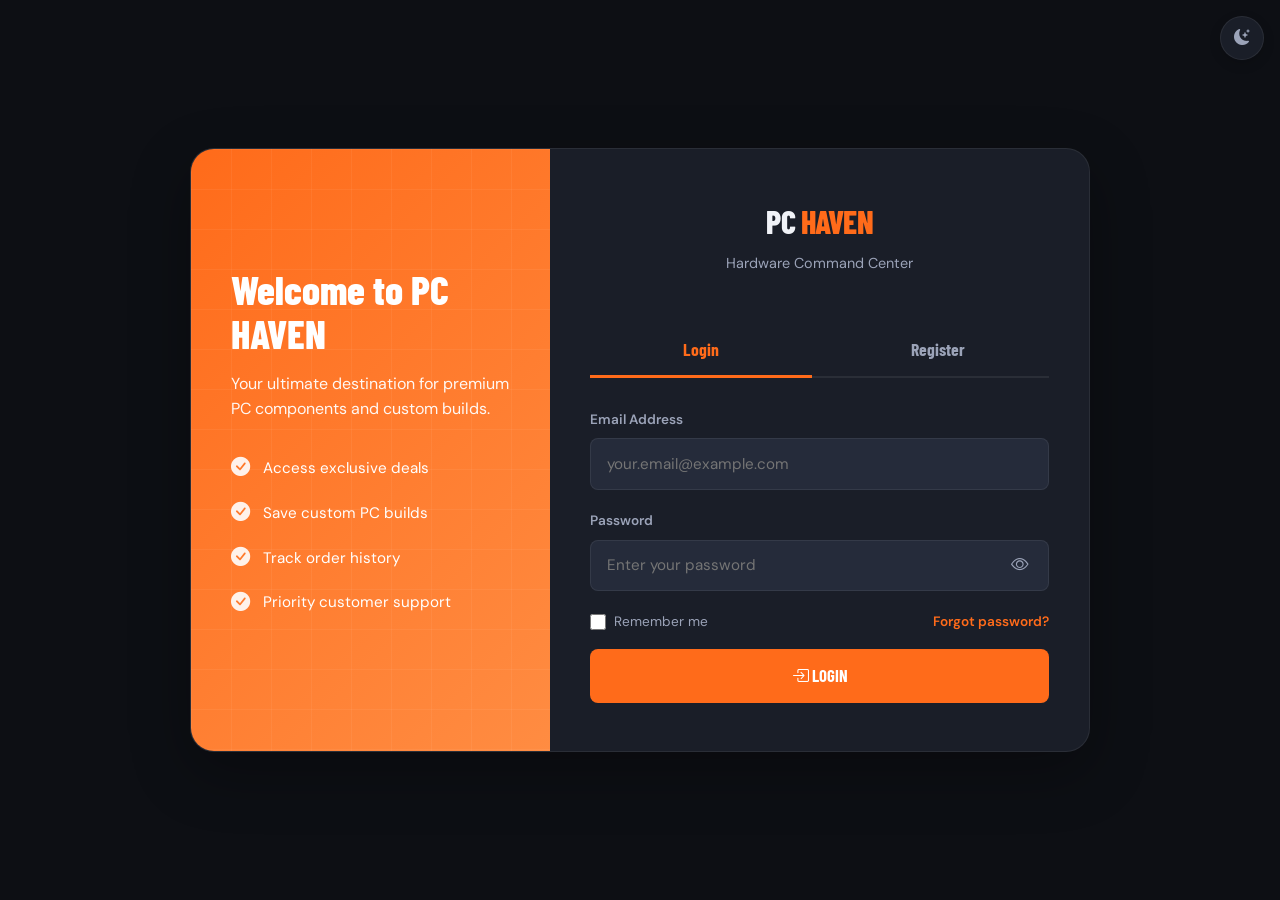
<file: index.html>
<!DOCTYPE html>
<html lang="en" data-theme="dark">
<head>
  <meta charset="UTF-8" />
  <meta name="viewport" content="width=device-width, initial-scale=1.0" />
  <title>Login — PC HAVEN</title>
  
  <!-- Favicon -->
  <link rel="icon" href="data:image/svg+xml,<svg xmlns='http://www.w3.org/2000/svg' viewBox='0 0 100 100'><defs><style>text{font-family:Arial,sans-serif;font-weight:800;}</style></defs><rect width='100' height='100' fill='%23ff6b1a'/><text x='50' y='35' font-size='22' fill='white' text-anchor='middle'>PC</text><text x='50' y='70' font-size='16' fill='white' text-anchor='middle'>HAVEN</text></svg>" />
  
  <link href="https://cdn.jsdelivr.net/npm/bootstrap@5.3.3/dist/css/bootstrap.min.css" rel="stylesheet" />
  <link href="https://cdn.jsdelivr.net/npm/bootstrap-icons@1.11.3/font/bootstrap-icons.min.css" rel="stylesheet" />
  <link href="https://fonts.googleapis.com/css2?family=Barlow+Condensed:wght@400;600;700;800&family=DM+Sans:wght@300;400;500;600&display=swap" rel="stylesheet" />
  <link href="style.css" rel="stylesheet" />
  
  <style>
    .login-container {
      min-height: 100vh;
      display: flex;
      align-items: center;
      justify-content: center;
      background: var(--bg-base);
      padding: 2rem 1rem;
      position: relative;
      overflow: hidden;
    }
    
    .login-container::before {
      content: '';
      position: absolute;
      inset: 0;
      background-image: url('https://images.unsplash.com/photo-1587202372775-e229f172b9d7?w=1800&q=80');
      background-size: cover;
      background-position: center;
      opacity: 0.05;
      pointer-events: none;
    }
    
    .auth-card {
      background: var(--bg-card);
      border: 1px solid var(--border);
      border-radius: 24px;
      padding: 0;
      max-width: 900px;
      width: 100%;
      box-shadow: 0 20px 60px rgba(0, 0, 0, 0.3);
      display: flex;
      overflow: hidden;
      position: relative;
      z-index: 1;
    }
    
    .auth-sidebar {
      background: linear-gradient(135deg, var(--accent) 0%, #ff8c42 100%);
      padding: 3rem 2.5rem;
      width: 40%;
      display: flex;
      flex-direction: column;
      justify-content: center;
      color: white;
      position: relative;
      overflow: hidden;
    }
    
    .auth-sidebar::before {
      content: '';
      position: absolute;
      inset: 0;
      background-image: 
        linear-gradient(rgba(255, 255, 255, 0.05) 1px, transparent 1px),
        linear-gradient(90deg, rgba(255, 255, 255, 0.05) 1px, transparent 1px);
      background-size: 40px 40px;
      pointer-events: none;
    }
    
    .auth-sidebar-content {
      position: relative;
      z-index: 1;
    }
    
    .auth-sidebar h2 {
      font-family: var(--font-display);
      font-size: 2.5rem;
      font-weight: 800;
      margin-bottom: 1rem;
      line-height: 1.1;
    }
    
    .auth-sidebar p {
      font-size: 1rem;
      opacity: 0.95;
      line-height: 1.6;
      margin-bottom: 2rem;
    }
    
    .auth-features {
      list-style: none;
      padding: 0;
      margin: 0;
    }
    
    .auth-features li {
      display: flex;
      align-items: center;
      gap: 0.8rem;
      margin-bottom: 1rem;
      font-size: 0.95rem;
    }
    
    .auth-features i {
      font-size: 1.2rem;
      opacity: 0.9;
    }
    
    .auth-main {
      padding: 3rem 2.5rem;
      width: 60%;
      display: flex;
      flex-direction: column;
      justify-content: center;
    }
    
    .auth-header {
      text-align: center;
      margin-bottom: 2rem;
    }
    
    .auth-logo {
      font-family: var(--font-display);
      font-size: 2rem;
      font-weight: 800;
      letter-spacing: -0.5px;
      color: var(--text-primary);
      margin-bottom: 0.5rem;
    }
    
    .auth-logo span {
      color: var(--accent);
    }
    
    .auth-subtitle {
      color: var(--text-secondary);
      font-size: 0.9rem;
    }
    
    .auth-tabs {
      display: flex;
      gap: 1rem;
      margin-bottom: 2rem;
      border-bottom: 2px solid var(--border);
    }
    
    .auth-tab {
      flex: 1;
      padding: 0.8rem;
      background: none;
      border: none;
      border-bottom: 3px solid transparent;
      color: var(--text-secondary);
      font-family: var(--font-display);
      font-size: 1.1rem;
      font-weight: 700;
      cursor: pointer;
      transition: all var(--transition);
      margin-bottom: -2px;
    }
    
    .auth-tab.active {
      color: var(--accent);
      border-bottom-color: var(--accent);
    }
    
    .auth-tab:hover:not(.active) {
      color: var(--text-primary);
    }
    
    .auth-form {
      display: none;
    }
    
    .auth-form.active {
      display: block;
      animation: fadeInUp 0.3s ease;
    }
    
    @keyframes fadeInUp {
      from {
        opacity: 0;
        transform: translateY(10px);
      }
      to {
        opacity: 1;
        transform: translateY(0);
      }
    }
    
    .form-group {
      margin-bottom: 1.3rem;
    }
    
    .form-label {
      font-weight: 600;
      font-size: 0.85rem;
      color: var(--text-secondary);
      margin-bottom: 0.5rem;
      display: block;
    }
    
    .form-control-custom {
      width: 100%;
      padding: 0.85rem 1rem;
      background: var(--bg-muted);
      border: 1px solid var(--border);
      border-radius: var(--radius-btn);
      color: var(--text-primary);
      font-size: 0.95rem;
      transition: all var(--transition);
    }
    
    .form-control-custom:focus {
      outline: none;
      border-color: var(--accent);
      background: var(--bg-surface);
      box-shadow: 0 0 0 3px var(--accent-glow);
    }
    
    .btn-auth {
      width: 100%;
      padding: 0.9rem;
      background: var(--accent);
      color: white;
      border: none;
      border-radius: var(--radius-btn);
      font-family: var(--font-display);
      font-size: 1.05rem;
      font-weight: 700;
      text-transform: uppercase;
      cursor: pointer;
      transition: all var(--transition);
      margin-top: 1rem;
    }
    
    .btn-auth:hover {
      background: var(--accent-hover);
      transform: translateY(-2px);
      box-shadow: 0 8px 24px var(--accent-glow);
    }
    
    .btn-auth:disabled {
      opacity: 0.6;
      cursor: not-allowed;
      transform: none;
    }
    
    .remember-forgot {
      display: flex;
      justify-content: space-between;
      align-items: center;
      font-size: 0.85rem;
      margin-top: 1rem;
    }
    
    .remember-me {
      display: flex;
      align-items: center;
      gap: 0.5rem;
      color: var(--text-secondary);
    }
    
    .remember-me input[type="checkbox"] {
      width: 16px;
      height: 16px;
      cursor: pointer;
      accent-color: var(--accent);
    }
    
    .forgot-password {
      color: var(--accent);
      text-decoration: none;
      font-weight: 600;
    }
    
    .forgot-password:hover {
      color: var(--accent-hover);
    }
    
    .theme-toggle-login {
      position: fixed;
      top: 1rem;
      right: 1rem;
      background: var(--bg-card);
      border: 1px solid var(--border);
      color: var(--text-secondary);
      width: 44px;
      height: 44px;
      border-radius: 50%;
      display: flex;
      align-items: center;
      justify-content: center;
      cursor: pointer;
      transition: all var(--transition);
      z-index: 1000;
      box-shadow: 0 4px 12px rgba(0, 0, 0, 0.15);
      -webkit-tap-highlight-color: transparent;
      -webkit-touch-callout: none;
      -webkit-user-select: none;
      user-select: none;
    }
    
    .theme-toggle-login:hover {
      border-color: var(--accent);
      color: var(--accent);
      background: var(--accent-glow);
    }
    
    .theme-toggle-login:active {
      transform: scale(0.95);
    }
    
    .alert-message {
      padding: 0.8rem 1rem;
      border-radius: var(--radius-btn);
      margin-bottom: 1rem;
      font-size: 0.85rem;
      display: none;
      animation: slideDown 0.3s ease;
    }
    
    .alert-message.show {
      display: block;
    }
    
    .alert-success {
      background: rgba(40, 167, 69, 0.1);
      border: 1px solid rgba(40, 167, 69, 0.3);
      color: #28a745;
    }
    
    .alert-error {
      background: rgba(220, 53, 69, 0.1);
      border: 1px solid rgba(220, 53, 69, 0.3);
      color: #dc3545;
    }
    
    @keyframes slideDown {
      from {
        opacity: 0;
        transform: translateY(-10px);
      }
      to {
        opacity: 1;
        transform: translateY(0);
      }
    }
    
    .password-strength {
      margin-top: 0.5rem;
      font-size: 0.75rem;
    }
    
    .strength-bar {
      height: 4px;
      background: var(--bg-muted);
      border-radius: 2px;
      overflow: hidden;
      margin-bottom: 0.3rem;
    }
    
    .strength-fill {
      height: 100%;
      width: 0%;
      transition: all 0.3s ease;
      border-radius: 2px;
    }
    
    .strength-weak { width: 33%; background: #dc3545; }
    .strength-medium { width: 66%; background: #ffc107; }
    .strength-strong { width: 100%; background: #28a745; }
    
    .password-input-wrapper {
      position: relative;
      display: flex;
      align-items: center;
    }
    
    .password-input-wrapper .form-control-custom {
      padding-right: 3rem;
    }
    
    .password-toggle {
      position: absolute;
      right: 0.75rem;
      background: none;
      border: none;
      color: var(--text-secondary);
      cursor: pointer;
      padding: 0.5rem;
      display: flex;
      align-items: center;
      justify-content: center;
      transition: all var(--transition);
      border-radius: 4px;
      -webkit-tap-highlight-color: transparent;
      -webkit-touch-callout: none;
      -webkit-user-select: none;
      user-select: none;
    }
    
    .password-toggle:hover {
      color: var(--accent);
      background: var(--accent-glow);
    }
    
    .password-toggle i {
      font-size: 1.1rem;
    }
    
    @media (max-width: 768px) {
      .auth-card {
        flex-direction: column;
        margin: 1rem;
      }
      
      .auth-sidebar,
      .auth-main {
        width: 100%;
      }
      
      .auth-sidebar {
        padding: 2rem 1.5rem;
      }
      
      .auth-sidebar h2 {
        font-size: 1.8rem;
      }
      
      .login-container {
        padding: 1rem 0.5rem;
      }
    }
    
    @media (max-width: 480px) {
      .auth-main {
        padding: 2rem 1.5rem;
      }
      
      .auth-card {
        margin: 0.5rem;
      }
    }
  </style>
</head>

<body>
  <button class="theme-toggle-login" id="themeToggle" title="Toggle Light/Dark Mode">
    <i class="bi bi-moon-stars-fill"></i>
  </button>

  <div class="login-container">
    <div class="auth-card">
      <div class="auth-sidebar">
        <div class="auth-sidebar-content">
          <h2>Welcome to PC HAVEN</h2>
          <p>Your ultimate destination for premium PC components and custom builds.</p>
          <ul class="auth-features">
            <li><i class="bi bi-check-circle-fill"></i> Access exclusive deals</li>
            <li><i class="bi bi-check-circle-fill"></i> Save custom PC builds</li>
            <li><i class="bi bi-check-circle-fill"></i> Track order history</li>
            <li><i class="bi bi-check-circle-fill"></i> Priority customer support</li>
          </ul>
        </div>
      </div>

      <div class="auth-main">
        <div class="auth-header">
          <div class="auth-logo">PC <span>HAVEN</span></div>
          <p class="auth-subtitle">Hardware Command Center</p>
        </div>

        <div class="auth-tabs">
          <button class="auth-tab active" onclick="switchTab('login')">Login</button>
          <button class="auth-tab" onclick="switchTab('register')">Register</button>
        </div>

        <div id="alertMessage" class="alert-message"></div>

        <!-- Login Form -->
        <form id="loginForm" class="auth-form active">
          <div class="form-group">
            <label class="form-label">Email Address</label>
            <input type="email" id="loginEmail" class="form-control-custom" placeholder="your.email@example.com" required />
          </div>

          <div class="form-group">
            <label class="form-label">Password</label>
            <div class="password-input-wrapper">
              <input type="password" id="loginPassword" class="form-control-custom" placeholder="Enter your password" required />
              <button type="button" class="password-toggle" onclick="togglePassword('loginPassword')">
                <i class="bi bi-eye" id="loginPassword-icon"></i>
              </button>
            </div>
          </div>

          <div class="remember-forgot">
            <label class="remember-me">
              <input type="checkbox" id="rememberMe" />
              <span>Remember me</span>
            </label>
            <a href="#" class="forgot-password">Forgot password?</a>
          </div>

          <button type="submit" class="btn-auth">
            <i class="bi bi-box-arrow-in-right"></i> Login
          </button>
        </form>

        <!-- Register Form -->
        <form id="registerForm" class="auth-form">
          <div class="form-group">
            <label class="form-label">Full Name</label>
            <input type="text" id="registerName" class="form-control-custom" placeholder="John Doe" required />
          </div>

          <div class="form-group">
            <label class="form-label">Email Address (Gmail only)</label>
            <input type="email" id="registerEmail" class="form-control-custom" placeholder="yourname@gmail.com" pattern=".*@gmail\.com$" title="Please use a Gmail address" required />
          </div>

          <div class="form-group">
            <label class="form-label">Password</label>
            <div class="password-input-wrapper">
              <input type="password" id="registerPassword" class="form-control-custom" placeholder="Create a strong password" required />
              <button type="button" class="password-toggle" onclick="togglePassword('registerPassword')">
                <i class="bi bi-eye" id="registerPassword-icon"></i>
              </button>
            </div>
            <div class="password-strength">
              <div class="strength-bar">
                <div class="strength-fill" id="strengthFill"></div>
              </div>
              <span id="strengthText" class="text-muted">Password strength</span>
            </div>
          </div>

          <div class="form-group">
            <label class="form-label">Confirm Password</label>
            <div class="password-input-wrapper">
              <input type="password" id="registerConfirmPassword" class="form-control-custom" placeholder="Confirm your password" required />
              <button type="button" class="password-toggle" onclick="togglePassword('registerConfirmPassword')">
                <i class="bi bi-eye" id="registerConfirmPassword-icon"></i>
              </button>
            </div>
          </div>

          <button type="submit" class="btn-auth">
            <i class="bi bi-person-plus-fill"></i> Create Account
          </button>
        </form>
      </div>
    </div>
  </div>

  <script src="auth.js"></script>
</body>
</html>
</file>
<file: style.css>
/* ============================================================
   DESIGN TOKENS & THEME SYSTEM
============================================================ */
:root {
  --accent: #FF6B1A;
  --accent-dim: #cc521200;
  --accent-glow: rgba(255, 107, 26, 0.22);
  --accent-hover: #ff832d;
  --neon-blue: #1AABFF;
  --neon-blue-glow: rgba(26, 171, 255, 0.18);
  --font-display: 'Barlow Condensed', sans-serif;
  --font-body: 'DM Sans', sans-serif;
  --radius-card: 12px;
  --radius-btn: 8px;
  --transition: 0.22s ease;
}

/* DARK THEME (default) */
[data-theme="dark"] {
  --bg-base: #0D0F14;
  --bg-surface: #14171E;
  --bg-card: #1A1E28;
  --bg-card-hover: #20253300;
  --bg-muted: #252B3A;
  --border: rgba(255, 255, 255, 0.07);
  --border-accent: rgba(255, 107, 26, 0.35);
  --text-primary: #F0F2F7;
  --text-secondary: #9BA3B8;
  --text-muted: #5C6480;
  --nav-bg: rgba(13, 15, 20, 0.92);
  --hero-overlay: linear-gradient(135deg, rgba(13, 15, 20, 0.96) 0%, rgba(13, 15, 20, 0.65) 60%, rgba(13, 15, 20, 0.3) 100%);
  --section-alt: #111318;
  --badge-sale-bg: #FF6B1A;
  --badge-sale-fg: #fff;
  --badge-new-bg: #1AABFF;
  --badge-new-fg: #fff;
  --shadow-card: 0 4px 24px rgba(0, 0, 0, 0.45);
  --shadow-hover: 0 8px 40px rgba(0, 0, 0, 0.65);
}

/* LIGHT THEME */
[data-theme="light"] {
  --bg-base: #F4F5F8;
  --bg-surface: #FFFFFF;
  --bg-card: #FFFFFF;
  --bg-card-hover: #F8F9FC;
  --bg-muted: #ECEEF4;
  --border: rgba(0, 0, 0, 0.08);
  --border-accent: rgba(255, 107, 26, 0.4);
  --text-primary: #0E1118;
  --text-secondary: #454D65;
  --text-muted: #9BA3B8;
  --nav-bg: rgba(244, 245, 248, 0.94);
  --hero-overlay: linear-gradient(135deg, rgba(244, 245, 248, 0.97) 0%, rgba(244, 245, 248, 0.75) 55%, rgba(244, 245, 248, 0.1) 100%);
  --section-alt: #ECEEF4;
  --badge-sale-bg: #FF6B1A;
  --badge-sale-fg: #fff;
  --badge-new-bg: #0e90d9;
  --badge-new-fg: #fff;
  --shadow-card: 0 2px 16px rgba(0, 0, 0, 0.09);
  --shadow-hover: 0 6px 32px rgba(0, 0, 0, 0.15);
}

/* ============================================================
   BASE
============================================================ */
*,
*::before,
*::after {
  box-sizing: border-box;
}

html {
  scroll-behavior: smooth;
}

body {
  font-family: var(--font-body);
  background: var(--bg-base);
  color: var(--text-primary);
  transition: background var(--transition), color var(--transition);
  overflow-x: hidden;
}

h1,
h2,
h3,
h4,
h5,
.display-font {
  font-family: var(--font-display);
}

a {
  color: inherit;
  text-decoration: none;
}

/* ============================================================
   SCROLLBAR
============================================================ */
::-webkit-scrollbar {
  width: 6px;
}

::-webkit-scrollbar-track {
  background: var(--bg-base);
}

::-webkit-scrollbar-thumb {
  background: var(--bg-muted);
  border-radius: 99px;
}

/* ============================================================
   NAVBAR
============================================================ */
#mainNav {
  background: var(--nav-bg);
  backdrop-filter: blur(16px) saturate(180%);
  -webkit-backdrop-filter: blur(16px) saturate(180%);
  border-bottom: 1px solid var(--border);
  position: sticky;
  top: 0;
  z-index: 1000;
  transition: all var(--transition);
}

#mainNav.scrolled {
  border-bottom-color: var(--border-accent);
  box-shadow: 0 4px 32px rgba(255, 107, 26, 0.08);
}

.navbar-brand {
  font-family: var(--font-display);
  font-size: 1.7rem;
  font-weight: 800;
  letter-spacing: -0.5px;
  color: var(--text-primary) !important;
}

.navbar-brand span {
  color: var(--accent);
}

.nav-link {
  font-size: 0.85rem;
  font-weight: 500;
  letter-spacing: 0.04em;
  text-transform: uppercase;
  color: var(--text-secondary) !important;
  padding: 0.5rem 0.9rem !important;
  border-radius: var(--radius-btn);
  transition: color var(--transition), background var(--transition);
}

.nav-link:hover,
.nav-link.active {
  color: var(--text-primary) !important;
  background: var(--bg-muted);
}

.nav-link.active {
  color: var(--accent) !important;
  background: var(--accent-glow);
}

/* Cart Badge UI */
.cart-btn {
  position: relative;
  display: inline-flex;
  align-items: center;
  gap: 0.4rem;
  background: var(--accent);
  color: #fff !important;
  border: none;
  border-radius: var(--radius-btn);
  padding: 0.42rem 1rem !important;
  font-size: 0.82rem;
  font-weight: 600;
  transition: background var(--transition), transform var(--transition);
}

.cart-btn:hover {
  background: var(--accent-hover) !important;
  transform: translateY(-1px);
}

.cart-count {
  background: #fff;
  color: var(--accent);
  font-size: 0.65rem;
  font-weight: 700;
  width: 18px;
  height: 18px;
  border-radius: 50%;
  display: flex;
  align-items: center;
  justify-content: center;
  opacity: 0;
  transform: scale(0);
  transition: all 0.2s cubic-bezier(0.34, 1.56, 0.64, 1);
}

.cart-count.visible {
  opacity: 1;
  transform: scale(1);
}

/* Search Engine Mock Input */
.nav-search {
  position: relative;
  max-width: 240px;
}

.nav-search input {
  background: var(--bg-muted);
  border: 1px solid var(--border);
  color: var(--text-primary);
  border-radius: 99px;
  padding: 0.4rem 1rem 0.4rem 2.2rem;
  font-size: 0.82rem;
  width: 100%;
  transition: border-color var(--transition), background var(--transition);
  font-family: var(--font-body);
}

.nav-search input:focus {
  outline: none;
  border-color: var(--accent);
  background: var(--bg-card);
  box-shadow: 0 0 0 3px var(--accent-glow);
}

.nav-search .search-icon {
  position: absolute;
  left: 0.7rem;
  top: 50%;
  transform: translateY(-50%);
  color: var(--text-muted);
  font-size: 0.85rem;
  pointer-events: none;
}

/* Theme Toggle Button */
.theme-toggle {
  background: var(--bg-muted);
  border: 1px solid var(--border);
  color: var(--text-secondary);
  width: 36px;
  height: 36px;
  border-radius: 50%;
  display: flex;
  align-items: center;
  justify-content: center;
  cursor: pointer;
  transition: all var(--transition);
  font-size: 1rem;
  -webkit-tap-highlight-color: transparent;
  -webkit-touch-callout: none;
  -webkit-user-select: none;
  user-select: none;
}

.theme-toggle:hover {
  border-color: var(--accent);
  color: var(--accent);
  background: var(--accent-glow);
}

.theme-toggle:active {
  transform: scale(0.95);
}

/* Hamburger Menu Button */
.hamburger-menu {
  background: none;
  border: none;
  width: 40px;
  height: 40px;
  display: flex;
  flex-direction: column;
  justify-content: center;
  align-items: center;
  gap: 5px;
  cursor: pointer;
  padding: 0;
  -webkit-tap-highlight-color: transparent;
  position: relative;
  z-index: 1001;
}

.hamburger-menu span {
  width: 24px;
  height: 2px;
  background: var(--text-primary);
  border-radius: 2px;
  transition: all 0.3s ease;
}

.hamburger-menu:hover span {
  background: var(--accent);
}

.hamburger-menu.active span:nth-child(1) {
  transform: rotate(45deg) translate(7px, 7px);
}

.hamburger-menu.active span:nth-child(2) {
  opacity: 0;
}

.hamburger-menu.active span:nth-child(3) {
  transform: rotate(-45deg) translate(7px, -7px);
}

/* Mobile Menu Overlay */
.mobile-menu-overlay {
  position: fixed;
  inset: 0;
  background: rgba(0, 0, 0, 0.5);
  backdrop-filter: blur(4px);
  opacity: 0;
  visibility: hidden;
  transition: all 0.3s ease;
  z-index: 1100;
}

.mobile-menu-overlay.active {
  opacity: 1;
  visibility: visible;
}

/* Mobile Slide-in Menu */
.mobile-menu {
  position: fixed;
  top: 0;
  right: -100%;
  width: 300px;
  max-width: 85vw;
  height: 100vh;
  background: var(--bg-card);
  border-left: 1px solid var(--border);
  box-shadow: -4px 0 24px rgba(0, 0, 0, 0.3);
  transition: right 0.3s ease;
  z-index: 1101;
  overflow-y: auto;
}

.mobile-menu.active {
  right: 0;
}

.mobile-menu-header {
  display: flex;
  justify-content: space-between;
  align-items: center;
  padding: 1.5rem;
  border-bottom: 1px solid var(--border);
  background: var(--bg-surface);
}

.mobile-menu-header h3 {
  font-family: var(--font-display);
  font-size: 1.3rem;
  font-weight: 700;
  margin: 0;
  color: var(--text-primary);
}

.mobile-menu-close {
  background: none;
  border: none;
  color: var(--text-secondary);
  font-size: 1.5rem;
  cursor: pointer;
  padding: 0.5rem;
  display: flex;
  align-items: center;
  justify-content: center;
  transition: all var(--transition);
  -webkit-tap-highlight-color: transparent;
}

.mobile-menu-close:hover {
  color: var(--accent);
}

.mobile-menu-content {
  padding: 1.5rem;
}

.mobile-menu-item {
  display: flex;
  justify-content: space-between;
  align-items: center;
  padding: 1rem;
  background: var(--bg-surface);
  border-radius: var(--radius-card);
  margin-bottom: 1rem;
}

.mobile-menu-label {
  display: flex;
  align-items: center;
  gap: 0.75rem;
  font-weight: 600;
  color: var(--text-primary);
  font-size: 0.95rem;
}

.mobile-menu-label i {
  font-size: 1.2rem;
  color: var(--accent);
}

.theme-toggle-mobile {
  background: var(--bg-muted);
  border: 1px solid var(--border);
  color: var(--text-secondary);
  width: 40px;
  height: 40px;
  border-radius: 50%;
  display: flex;
  align-items: center;
  justify-content: center;
  cursor: pointer;
  transition: all var(--transition);
  font-size: 1.1rem;
  -webkit-tap-highlight-color: transparent;
}

.theme-toggle-mobile:hover {
  border-color: var(--accent);
  color: var(--accent);
  background: var(--accent-glow);
}

.mobile-user-info-section {
  background: var(--bg-surface);
  border-radius: var(--radius-card);
  padding: 1rem;
  margin-bottom: 1rem;
}

.mobile-user-info-item {
  display: flex;
  align-items: center;
  gap: 0.75rem;
  padding: 0.6rem 0;
  color: var(--text-primary);
  font-size: 0.9rem;
}

.mobile-user-info-item:first-child {
  padding-top: 0;
  font-weight: 600;
}

.mobile-user-info-item:last-child {
  padding-bottom: 0;
  color: var(--text-secondary);
  font-size: 0.85rem;
}

.mobile-user-info-item i {
  font-size: 1.2rem;
  color: var(--accent);
  width: 24px;
  flex-shrink: 0;
}

.mobile-menu-section {
  margin-top: 1.5rem;
}

.mobile-menu-section h4 {
  font-family: var(--font-display);
  font-size: 0.85rem;
  font-weight: 700;
  text-transform: uppercase;
  color: var(--text-secondary);
  margin-bottom: 1rem;
  letter-spacing: 0.05em;
}

.mobile-nav-link {
  display: flex;
  align-items: center;
  gap: 1rem;
  padding: 0.9rem 1rem;
  color: var(--text-primary);
  text-decoration: none;
  border-radius: var(--radius-btn);
  transition: all var(--transition);
  font-weight: 500;
  margin-bottom: 0.5rem;
  -webkit-tap-highlight-color: transparent;
}

.mobile-nav-link:hover {
  background: var(--bg-surface);
  color: var(--accent);
}

.mobile-nav-link i {
  font-size: 1.2rem;
  color: var(--accent);
  width: 24px;
}

/* Login Button in Nav */
.btn-login-nav {
  background: var(--bg-muted);
  border: 1px solid var(--border);
  color: var(--text-secondary);
  width: 36px;
  height: 36px;
  border-radius: 50%;
  display: flex;
  align-items: center;
  justify-content: center;
  cursor: pointer;
  transition: all var(--transition);
  font-size: 1.2rem;
  text-decoration: none;
}

.btn-login-nav:hover {
  border-color: var(--accent);
  color: var(--accent);
  background: var(--accent-glow);
}

/* User Dropdown */
.user-dropdown {
  position: relative;
}

.btn-user-nav {
  background: var(--bg-muted);
  border: 1px solid var(--border);
  color: var(--text-secondary);
  padding: 0.4rem 0.8rem;
  border-radius: 20px;
  display: flex;
  align-items: center;
  gap: 0.5rem;
  cursor: pointer;
  transition: all var(--transition);
  font-size: 0.9rem;
  font-weight: 600;
}

.btn-user-nav:hover {
  border-color: var(--accent);
  color: var(--accent);
  background: var(--accent-glow);
}

.btn-user-nav i {
  font-size: 1.2rem;
}

.user-dropdown-menu {
  position: absolute;
  top: calc(100% + 0.5rem);
  right: 0;
  background: var(--bg-card);
  border: 1px solid var(--border);
  border-radius: 12px;
  min-width: 260px;
  box-shadow: 0 10px 40px rgba(0, 0, 0, 0.3);
  opacity: 0;
  visibility: hidden;
  transform: translateY(-10px);
  transition: all 0.2s ease;
  z-index: 1000;
}

.user-dropdown-menu.show {
  opacity: 1;
  visibility: visible;
  transform: translateY(0);
}

.user-dropdown-header {
  padding: 1rem;
  display: flex;
  align-items: center;
  gap: 0.8rem;
}

.user-avatar {
  width: 40px;
  height: 40px;
  border-radius: 50%;
  background: var(--accent);
  color: white;
  display: flex;
  align-items: center;
  justify-content: center;
  font-family: var(--font-display);
  font-size: 1.2rem;
  font-weight: 700;
}

.user-name {
  font-weight: 600;
  font-size: 0.9rem;
  color: var(--text-primary);
}

.user-email {
  font-size: 0.75rem;
  color: var(--text-muted);
}

.user-dropdown-divider {
  height: 1px;
  background: var(--border);
  margin: 0.5rem 0;
}

.user-dropdown-item {
  display: flex;
  align-items: center;
  gap: 0.8rem;
  padding: 0.7rem 1rem;
  color: var(--text-secondary);
  text-decoration: none;
  font-size: 0.85rem;
  transition: all var(--transition);
}

.user-dropdown-item:hover {
  background: var(--bg-muted);
  color: var(--text-primary);
}

.user-dropdown-item.text-danger {
  color: #dc3545;
}

.user-dropdown-item.text-danger:hover {
  background: rgba(220, 53, 69, 0.1);
  color: #dc3545;
}

.user-dropdown-item i {
  font-size: 1rem;
  width: 20px;
}

/* ============================================================
   TICKER / ANNOUNCEMENT BAR
============================================================ */
.ticker-bar {
  background: var(--accent);
  color: #fff;
  font-family: var(--font-display);
  font-size: 0.8rem;
  font-weight: 600;
  letter-spacing: 0.06em;
  text-transform: uppercase;
  padding: 0.35rem 0;
  overflow: hidden;
  white-space: nowrap;
}

.ticker-inner {
  display: inline-flex;
  gap: 4rem;
  animation: ticker 28s linear infinite;
}

@keyframes ticker {
  0% {
    transform: translateX(0);
  }

  100% {
    transform: translateX(-50%);
  }
}

.ticker-bar:hover .ticker-inner {
  animation-play-state: paused;
}

/* ============================================================
   HERO SECTION
============================================================ */
.hero-section {
  position: relative;
  min-height: 85vh;
  display: flex;
  align-items: center;
  overflow: hidden;
  background-color: var(--bg-surface);
}

.hero-bg {
  position: absolute;
  inset: 0;
  background-image: url('https://images.unsplash.com/photo-1618424181497-157f25b6ddd5?w=1800&q=80');
  background-size: cover;
  background-position: center center;
  transform: scale(1.04);
  transition: transform 8s ease;
}

.hero-section:hover .hero-bg {
  transform: scale(1);
}

.hero-overlay {
  position: absolute;
  inset: 0;
  background: var(--hero-overlay);
}

.hero-grid {
  position: absolute;
  inset: 0;
  background-image:
    linear-gradient(rgba(255, 107, 26, 0.04) 1px, transparent 1px),
    linear-gradient(90deg, rgba(255, 107, 26, 0.04) 1px, transparent 1px);
  background-size: 60px 60px;
  pointer-events: none;
}

.hero-content {
  position: relative;
  z-index: 2;
}

.hero-eyebrow {
  display: inline-flex;
  align-items: center;
  gap: 0.5rem;
  background: var(--accent-glow);
  border: 1px solid var(--border-accent);
  color: var(--accent);
  font-size: 0.7rem;
  font-weight: 600;
  letter-spacing: 0.12em;
  text-transform: uppercase;
  padding: 0.3rem 0.9rem;
  border-radius: 99px;
  margin-bottom: 1.2rem;
}

.hero-heading {
  font-family: var(--font-display);
  font-size: clamp(2.8rem, 6.5vw, 5rem);
  font-weight: 800;
  line-height: 0.95;
  letter-spacing: -1px;
  margin-bottom: 1.2rem;
}

.hero-heading .accent-word {
  color: var(--accent);
}

.hero-sub {
  font-size: 1.05rem;
  color: var(--text-secondary);
  max-width: 520px;
  line-height: 1.65;
  margin-bottom: 2rem;
}

.btn-hero-primary {
  background: var(--accent);
  color: #fff;
  border: none;
  border-radius: var(--radius-btn);
  padding: 0.85rem 2rem;
  font-family: var(--font-display);
  font-size: 1.05rem;
  font-weight: 700;
  text-transform: uppercase;
  transition: all var(--transition);
  box-shadow: 0 4px 20px var(--accent-glow);
}

.btn-hero-primary:hover {
  background: var(--accent-hover);
  color: #fff;
  transform: translateY(-2px);
  box-shadow: 0 8px 32px rgba(255, 107, 26, 0.45);
}

.btn-hero-secondary {
  background: transparent;
  color: var(--text-primary);
  border: 1px solid var(--border);
  border-radius: var(--radius-btn);
  padding: 0.85rem 1.6rem;
  font-family: var(--font-display);
  font-size: 1.05rem;
  font-weight: 600;
  text-transform: uppercase;
  transition: all var(--transition);
}

.btn-hero-secondary:hover {
  border-color: var(--accent);
  color: var(--accent);
  background: var(--accent-glow);
}

.hero-stats {
  display: flex;
  gap: 2.5rem;
  margin-top: 3rem;
  padding-top: 2rem;
  border-top: 1px solid var(--border);
}

.hero-stats-num {
  font-family: var(--font-display);
  font-size: 1.9rem;
  font-weight: 800;
  line-height: 1;
}

.hero-stats-num span {
  color: var(--accent);
}

.hero-stat-label {
  font-size: 0.72rem;
  color: var(--text-muted);
  text-transform: uppercase;
  letter-spacing: 0.08em;
  margin-top: 0.2rem;
}

/* Floating Rig Display Component Card */
.hero-card-float {
  background: var(--bg-card);
  border: 1px solid var(--border);
  border-radius: 16px;
  padding: 1.6rem;
  backdrop-filter: blur(12px);
  box-shadow: var(--shadow-card);
  animation: float-card 5s ease-in-out infinite;
  position: relative;
}

@keyframes float-card {

  0%,
  100% {
    transform: translateY(0);
  }

  50% {
    transform: translateY(-10px);
  }
}

.hero-card-float .badge-featured {
  position: absolute;
  top: -12px;
  left: 50%;
  transform: translateX(-50%);
  background: var(--accent);
  color: #fff;
  font-family: var(--font-display);
  font-size: 0.7rem;
  font-weight: 700;
  text-transform: uppercase;
  padding: 0.2rem 0.9rem;
  border-radius: 99px;
}

.hero-card-float img {
  width: 100%;
  max-height: 200px;
  object-fit: cover;
  margin-bottom: 1rem;
}

.hero-card-title {
  font-family: var(--font-display);
  font-size: 1.15rem;
  font-weight: 700;
}

.hero-card-sub {
  font-size: 0.78rem;
  color: var(--text-secondary);
  margin-bottom: 1rem;
}

.hero-card-price {
  font-family: var(--font-display);
  font-size: 1.5rem;
  font-weight: 800;
  color: var(--accent);
}

.hero-card-price .old-price {
  font-size: 0.9rem;
  color: var(--text-muted);
  text-decoration: line-through;
  font-weight: 400;
  margin-left: 0.4rem;
}

/* ============================================================
   CATEGORIES MATRIX STRIP
============================================================ */
.categories-strip {
  background: var(--section-alt);
}

.cat-card {
  background: var(--bg-card);
  border: 1px solid var(--border);
  border-radius: var(--radius-card);
  padding: 1.4rem 1rem;
  text-align: center;
  cursor: pointer;
  transition: all var(--transition);
  position: relative;
  overflow: hidden;
}

.cat-card::before {
  content: '';
  position: absolute;
  bottom: 0;
  left: 0;
  right: 0;
  height: 2px;
  background: var(--accent);
  transform: scaleX(0);
  transition: transform var(--transition);
}

.cat-card:hover {
  border-color: var(--border-accent);
  transform: translateY(-3px);
  box-shadow: var(--shadow-hover);
}

.cat-card:hover::before {
  transform: scaleX(1);
}

.cat-icon {
  width: 48px;
  height: 48px;
  background: var(--accent-glow);
  border: 1px solid var(--border-accent);
  border-radius: 12px;
  display: flex;
  align-items: center;
  justify-content: center;
  font-size: 1.4rem;
  margin: 0 auto 0.8rem;
  transition: all var(--transition);
}

.cat-card:hover .cat-icon {
  background: var(--accent);
  border-color: var(--accent);
  color: white;
}

.cat-name {
  font-family: var(--font-display);
  font-size: 0.9rem;
  font-weight: 700;
  text-transform: uppercase;
}

.cat-count {
  font-size: 0.72rem;
  color: var(--text-muted);
  margin-top: 0.2rem;
}

/* ============================================================
   SECTION STRUCTURAL CLASSES
============================================================ */
.section-eyebrow {
  display: inline-flex;
  align-items: center;
  gap: 0.5rem;
  font-size: 0.7rem;
  font-weight: 600;
  letter-spacing: 0.14em;
  text-transform: uppercase;
  color: var(--accent);
  margin-bottom: 0.5rem;
}

.section-eyebrow::before {
  content: '';
  display: block;
  width: 22px;
  height: 2px;
  background: var(--accent);
  border-radius: 1px;
}

.section-title {
  font-family: var(--font-display);
  font-size: clamp(1.8rem, 3.5vw, 2.6rem);
  font-weight: 800;
  line-height: 1.1;
}

.section-sub {
  font-size: 0.9rem;
  color: var(--text-secondary);
}

/* Filter Tabs Navigation buttons */
.filter-tab-btn {
  background: var(--bg-muted);
  color: var(--text-secondary);
  border: 1px solid var(--border);
  font-family: var(--font-display);
  font-weight: 700;
  font-size: 0.85rem;
  text-transform: uppercase;
  padding: 0.35rem 1rem;
  border-radius: var(--radius-btn);
  transition: all var(--transition);
}

.filter-tab-btn.active,
.filter-tab-btn:hover {
  background: var(--accent);
  color: white;
  border-color: var(--accent);
}

/* ============================================================
   PRODUCT RENDER CARDS
============================================================ */
.product-card {
  background: var(--bg-card);
  border: 1px solid var(--border);
  border-radius: var(--radius-card);
  overflow: hidden;
  transition: all var(--transition);
  display: flex;
  flex-direction: column;
  height: 100%;
}

.product-card:hover {
  border-color: var(--border-accent);
  box-shadow: var(--shadow-hover);
  transform: translateY(-4px);
}

.product-img-wrap {
  background: linear-gradient(135deg, rgba(0, 0, 0, 0.3) 0%, rgba(0, 0, 0, 0.15) 100%);
  position: relative;
  overflow: hidden;
  padding: 1.5rem 1rem;
  text-align: center;
  min-height: 200px;
  display: flex;
  align-items: center;
  justify-content: center;
  border-radius: 8px 8px 0 0;
}

.product-image {
  width: 100%;
  height: 180px;
  object-fit: contain;
  object-position: center;
  border-radius: 8px;
  transition: transform var(--transition);
  background: linear-gradient(135deg, rgba(255,255,255,0.02) 0%, rgba(255,255,255,0.05) 100%);
  padding: 1rem;
}

.product-card:hover .product-image {
  transform: scale(1.05);
}

.product-img-wrap .item-emoji {
  font-size: 4rem;
  display: inline-block;
  transition: transform var(--transition);
}

.product-card:hover .product-img-wrap .item-emoji {
  transform: scale(1.15) rotate(5deg);
}

/* Badge overlays stack code */
.badge-stack {
  position: absolute;
  top: 0.7rem;
  left: 0.7rem;
  display: flex;
  flex-direction: column;
  gap: 0.3rem;
  z-index: 5;
}

.badge-sale {
  background: var(--badge-sale-bg);
  color: var(--badge-sale-fg);
  font-family: var(--font-display);
  font-size: 0.68rem;
  font-weight: 700;
  padding: 0.15rem 0.5rem;
  border-radius: 4px;
}

.badge-new {
  background: var(--badge-new-bg);
  color: var(--badge-new-fg);
  font-family: var(--font-display);
  font-size: 0.68rem;
  font-weight: 700;
  padding: 0.15rem 0.5rem;
  border-radius: 4px;
}

/* Product Information Body layout setup */
.product-body {
  padding: 1.2rem;
  display: flex;
  flex-direction: column;
  flex: 1;
}

.product-category {
  font-size: 0.68rem;
  font-weight: 600;
  text-transform: uppercase;
  color: var(--accent);
  margin-bottom: 0.3rem;
}

.product-name {
  font-family: var(--font-display);
  font-size: 1.1rem;
  font-weight: 700;
  margin-bottom: 0.25rem;
  line-height: 1.3;
}

.product-spec {
  font-size: 0.78rem;
  color: var(--text-secondary);
  margin-bottom: 1rem;
}

.product-footer {
  margin-top: auto;
  display: flex;
  align-items: center;
  justify-content: space-between;
}

.product-price {
  font-family: var(--font-display);
  font-size: 1.35rem;
  font-weight: 800;
}

.btn-add-cart {
  background: var(--accent);
  color: #fff;
  border: none;
  border-radius: var(--radius-btn);
  padding: 0.45rem 1rem;
  font-size: 0.78rem;
  font-weight: 600;
  transition: all var(--transition);
}

.btn-add-cart:hover {
  background: var(--accent-hover);
}

/* ============================================================
   PC BUILDER SECTION
============================================================ */
.pc-builder-section {
  background: var(--section-alt);
}

.builder-panel {
  background: var(--bg-card);
  border: 1px solid var(--border);
  border-radius: var(--radius-card);
  overflow: hidden;
}

.builder-categories {
  display: flex;
  flex-wrap: wrap;
  gap: 0.5rem;
  padding: 1.2rem;
  border-bottom: 1px solid var(--border);
  background: var(--bg-surface);
}

.builder-cat-item {
  display: flex;
  align-items: center;
  gap: 0.5rem;
  padding: 0.6rem 1rem;
  background: var(--bg-muted);
  border: 1px solid var(--border);
  border-radius: var(--radius-btn);
  cursor: pointer;
  transition: all var(--transition);
  font-size: 0.85rem;
  font-weight: 600;
  position: relative;
}

.builder-cat-item:hover {
  border-color: var(--accent);
  background: var(--accent-glow);
  color: var(--accent);
}

.builder-cat-item.active {
  background: var(--accent);
  border-color: var(--accent);
  color: white;
}

.builder-cat-item.selected {
  border-color: #28a745;
  background: rgba(40, 167, 69, 0.1);
}

.builder-cat-item .check-icon {
  color: #28a745;
  font-size: 0.9rem;
}

.builder-components {
  padding: 1.5rem;
  min-height: 400px;
}

.builder-components-header {
  margin-bottom: 1.2rem;
}

.builder-components-header h5 {
  font-family: var(--font-display);
  font-size: 1.2rem;
  font-weight: 700;
  display: flex;
  align-items: center;
  gap: 0.5rem;
}

.builder-components-grid {
  display: grid;
  grid-template-columns: repeat(auto-fill, minmax(280px, 1fr));
  gap: 1rem;
}

.builder-component-card {
  background: var(--bg-surface);
  border: 2px solid var(--border);
  border-radius: var(--radius-card);
  padding: 1rem;
  cursor: pointer;
  transition: all var(--transition);
}

.builder-component-card:hover {
  border-color: var(--accent);
  transform: translateY(-2px);
  box-shadow: var(--shadow-hover);
}

.builder-component-card.selected {
  border-color: #28a745;
  background: rgba(40, 167, 69, 0.05);
}

.builder-component-card.has-warning {
  border-color: #ffc107;
}

.builder-component-card.out-of-stock {
  opacity: 0.5;
  cursor: not-allowed;
}

.component-emoji {
  font-size: 2rem;
}

.component-image {
  width: 100%;
  height: 120px;
  object-fit: contain;
  object-position: center;
  border-radius: 6px;
  margin-bottom: 0.5rem;
  transition: transform var(--transition);
  background: linear-gradient(135deg, rgba(255,255,255,0.02) 0%, rgba(255,255,255,0.05) 100%);
  padding: 0.75rem;
}

.builder-component-card:hover .component-image {
  transform: scale(1.03);
}

.component-name {
  font-family: var(--font-display);
  font-size: 0.95rem;
  font-weight: 700;
  margin-bottom: 0.3rem;
}

.component-spec {
  font-size: 0.75rem;
  color: var(--text-secondary);
  margin-bottom: 0.8rem;
  line-height: 1.4;
}

.component-warning {
  font-size: 0.7rem;
  color: #ffc107;
  background: rgba(255, 193, 7, 0.1);
  padding: 0.4rem 0.6rem;
  border-radius: 4px;
  margin-bottom: 0.8rem;
  display: flex;
  align-items: center;
  gap: 0.3rem;
}

.component-price {
  font-family: var(--font-display);
  font-size: 1.1rem;
  font-weight: 800;
  color: var(--accent);
}

.component-stock {
  font-size: 0.7rem;
  color: var(--text-muted);
}

.component-stock.low {
  color: #ff6b1a;
  font-weight: 600;
}

.build-summary-card {
  background: var(--bg-card);
  border: 1px solid var(--border);
  border-radius: var(--radius-card);
  position: sticky;
  top: 80px;
  overflow: hidden;
}

.build-summary-header {
  background: var(--accent);
  color: white;
  padding: 1rem;
  font-family: var(--font-display);
  font-size: 1.1rem;
  font-weight: 700;
  display: flex;
  align-items: center;
  gap: 0.5rem;
}

.compatibility-warnings {
  padding: 1rem;
  border-bottom: 1px solid var(--border);
}

.compatibility-alert {
  padding: 0.7rem 0.9rem;
  border-radius: 8px;
  font-size: 0.8rem;
  margin-bottom: 0.5rem;
  display: flex;
  align-items: flex-start;
  gap: 0.6rem;
  line-height: 1.4;
}

.compatibility-alert:last-child {
  margin-bottom: 0;
}

.compatibility-alert i {
  font-size: 1rem;
  flex-shrink: 0;
  margin-top: 0.1rem;
}

.compatibility-error {
  background: rgba(220, 53, 69, 0.1);
  border: 1px solid rgba(220, 53, 69, 0.3);
  color: #dc3545;
}

.compatibility-warning {
  background: rgba(255, 193, 7, 0.1);
  border: 1px solid rgba(255, 193, 7, 0.3);
  color: #ffc107;
}

.compatibility-info {
  background: rgba(13, 202, 240, 0.1);
  border: 1px solid rgba(13, 202, 240, 0.3);
  color: #0dcaf0;
}

.compatibility-success {
  background: rgba(40, 167, 69, 0.1);
  border: 1px solid rgba(40, 167, 69, 0.3);
  color: #28a745;
}

.build-summary-body {
  padding: 1rem;
  max-height: 400px;
  overflow-y: auto;
}

.build-summary-item {
  padding: 0.8rem;
  background: var(--bg-surface);
  border: 1px solid var(--border);
  border-radius: 8px;
  margin-bottom: 0.8rem;
}

.build-summary-item-header {
  display: flex;
  justify-content: space-between;
  align-items: center;
  margin-bottom: 0.3rem;
}

.build-summary-cat {
  font-size: 0.7rem;
  font-weight: 600;
  text-transform: uppercase;
  color: var(--accent);
}

.build-summary-remove {
  background: none;
  border: none;
  color: var(--text-muted);
  font-size: 0.8rem;
  cursor: pointer;
  padding: 0.2rem;
  transition: color var(--transition);
}

.build-summary-remove:hover {
  color: #ff4747;
}

.build-summary-item-name {
  font-size: 0.85rem;
  font-weight: 600;
  margin-bottom: 0.3rem;
}

.build-summary-item-price {
  font-family: var(--font-display);
  font-size: 1rem;
  font-weight: 700;
  color: var(--text-primary);
}

.build-summary-footer {
  padding: 1rem;
  border-top: 1px solid var(--border);
  background: var(--bg-surface);
}

/* ============================================================
   TECHNICIAN SERVICES CARDS
============================================================ */
.service-card {
  background: var(--bg-card);
  border: 1px solid var(--border);
  border-radius: var(--radius-card);
  padding: 1.8rem 1.5rem;
  position: relative;
  overflow: hidden;
  transition: all var(--transition);
}

.service-price .text-muted {
  color: var(--text-secondary) !important;
}

.service-card:hover {
  border-color: var(--border-accent);
  box-shadow: var(--shadow-hover);
  transform: translateY(-3px);
}

.service-icon-wrap {
  width: 52px;
  height: 52px;
  background: var(--accent-glow);
  border: 1px solid var(--border-accent);
  border-radius: 14px;
  display: flex;
  align-items: center;
  justify-content: center;
  font-size: 1.5rem;
  margin-bottom: 1.1rem;
  color: var(--accent);
}

.service-card:hover .service-icon-wrap {
  background: var(--accent);
  color: #fff;
}

.service-name {
  font-family: var(--font-display);
  font-size: 1.2rem;
  font-weight: 700;
}

.service-desc {
  font-size: 0.85rem;
  color: var(--text-secondary);
  margin-bottom: 1.2rem;
}

.service-meta {
  display: flex;
  align-items: center;
  justify-content: space-between;
}

.service-price {
  font-family: var(--font-display);
  font-size: 1.1rem;
  font-weight: 700;
  color: var(--accent);
}

.btn-book-service {
  background: transparent;
  border: 1px solid var(--border-accent);
  color: var(--accent);
  border-radius: var(--radius-btn);
  padding: 0.35rem 0.9rem;
  font-size: 0.78rem;
  font-weight: 600;
  transition: all var(--transition);
}

.btn-book-service:hover {
  background: var(--accent);
  color: #fff;
}

/* ============================================================
   PROMO & COUNTDOWN STRIP 
============================================================ */
.promo-banner {
  background: linear-gradient(135deg, #1A1E28 0%, #0D0F14 100%);
  border: 1px solid var(--border);
  border-radius: 20px;
  padding: 3rem;
  position: relative;
}

.promo-eyebrow {
  font-family: var(--font-display);
  font-size: 0.72rem;
  font-weight: 700;
  text-transform: uppercase;
  color: var(--accent);
}

.promo-heading {
  font-family: var(--font-display);
  font-size: clamp(2rem, 4vw, 3.2rem);
  font-weight: 800;
}

.countdown-wrap {
  display: flex;
  gap: 0.8rem;
  margin-top: 1.2rem;
}

.countdown-unit {
  background: rgba(255, 255, 255, 0.06);
  border: 1px solid rgba(255, 255, 255, 0.1);
  border-radius: 10px;
  width: 60px;
  height: 60px;
  display: flex;
  flex-direction: column;
  align-items: center;
  justify-content: center;
}

.countdown-num {
  font-family: var(--font-display);
  font-size: 1.5rem;
  font-weight: 800;
  line-height: 1;
}

.countdown-label {
  font-size: 0.55rem;
  text-transform: uppercase;
  color: var(--text-secondary);
}

/* ============================================================
   TRUST MATRIX & COGNITIVE PROOF STRIPS
============================================================ */
.trust-strip {
  background: var(--section-alt);
}

.trust-item {
  display: flex;
  align-items: center;
  gap: 1rem;
  padding: 1rem;
}

.trust-icon {
  font-size: 1.5rem;
  color: var(--accent);
}

.trust-title {
  font-family: var(--font-display);
  font-size: 1rem;
  font-weight: 700;
}

.trust-desc {
  font-size: 0.75rem;
  color: var(--text-secondary);
}

/* Testimonials Setup */
.testimonial-card {
  background: var(--bg-card);
  border: 1px solid var(--border);
  border-radius: var(--radius-card);
  padding: 1.6rem;
}

.testimonial-text {
  font-size: 0.88rem;
  color: var(--text-secondary);
  font-style: italic;
  margin-bottom: 1rem;
}

.testimonial-author {
  display: flex;
  align-items: center;
  gap: 0.8rem;
}

.testimonial-avatar {
  width: 36px;
  height: 36px;
  background: var(--accent);
  border-radius: 50%;
  color: white;
  display: flex;
  align-items: center;
  justify-content: center;
  font-weight: bold;
  font-family: var(--font-display);
}

.testimonial-name {
  font-size: 0.85rem;
  font-weight: bold;
}

/* ============================================================
   NEWSLETTER DROPS BLOCK
============================================================ */
.newsletter-box {
  background: var(--bg-card);
  border: 1px solid var(--border);
  border-radius: 20px;
  padding: 3rem 2rem;
}

.newsletter-input-group {
  display: flex;
  gap: 0.5rem;
  max-width: 460px;
  margin: 0 auto;
}

.newsletter-input {
  flex: 1;
  background: var(--bg-muted);
  border: 1px solid var(--border);
  color: var(--text-primary);
  border-radius: var(--radius-btn);
  padding: 0.7rem 1.1rem;
}

.newsletter-input:focus {
  outline: none;
  border-color: var(--accent);
}

.btn-subscribe {
  background: var(--accent);
  color: white;
  border: none;
  padding: 0.7rem 1.4rem;
  border-radius: var(--radius-btn);
  font-family: var(--font-display);
  font-weight: 700;
  text-transform: uppercase;
}

/* ============================================================
   FOOTER SCHEMATICS 
============================================================ */
footer {
  background: var(--bg-surface);
  border-top: 1px solid var(--border);
  padding: 4rem 0 2rem;
}

.footer-brand {
  font-family: var(--font-display);
  font-size: 1.6rem;
  font-weight: 800;
}

.footer-brand span {
  color: var(--accent);
}

.footer-desc {
  font-size: 0.82rem;
  color: var(--text-secondary);
  margin-top: 0.5rem;
}

.footer-heading {
  font-family: var(--font-display);
  font-size: 0.8rem;
  font-weight: 700;
  text-transform: uppercase;
  color: var(--text-muted);
  margin-bottom: 1rem;
}

.footer-links {
  list-style: none;
  padding: 0;
}

.footer-links li {
  margin-bottom: 0.4rem;
}

.footer-links a {
  font-size: 0.85rem;
  color: var(--text-secondary);
  transition: color var(--transition);
}

.footer-links a:hover {
  color: var(--accent);
}

.footer-social {
  display: flex;
  gap: 0.6rem;
}

.social-btn {
  width: 34px;
  height: 34px;
  background: var(--bg-muted);
  border: 1px solid var(--border);
  border-radius: 8px;
  display: flex;
  align-items: center;
  justify-content: center;
  color: var(--text-secondary);
}

.social-btn:hover {
  background: var(--accent);
  color: white;
}

.footer-divider {
  border-color: var(--border);
  margin: 2rem 0 1.2rem;
}

.footer-bottom {
  font-size: 0.75rem;
  color: var(--text-muted);
}

/* ============================================================
   TOAST STACK SYSTEM 
============================================================ */
#toast-container {
  position: fixed;
  bottom: 1.5rem;
  right: 1.5rem;
  z-index: 9999;
  display: flex;
  flex-direction: column;
  gap: 0.5rem;
}

.toast-item {
  background: var(--bg-card);
  border-left: 3px solid var(--accent);
  border-radius: 8px;
  padding: 0.8rem 1.2rem;
  box-shadow: var(--shadow-card);
  display: flex;
  align-items: center;
  gap: 0.7rem;
  min-width: 260px;
  animation: toast-in 0.3s cubic-bezier(0.34, 1.56, 0.64, 1);
}

@keyframes toast-in {
  from {
    opacity: 0;
    transform: translateY(10px);
  }

  to {
    opacity: 1;
    transform: translateY(0);
  }
}

/* ============================================================
   CART DRAWER SCHEMATICS 
============================================================ */
.cart-drawer-overlay {
  position: fixed;
  inset: 0;
  background: rgba(0, 0, 0, 0.6);
  z-index: 1040;
  opacity: 0;
  pointer-events: none;
  transition: opacity var(--transition);
  backdrop-filter: blur(4px);
}

.cart-drawer-overlay.open {
  opacity: 1;
  pointer-events: all;
}

.cart-drawer {
  position: fixed;
  top: 0;
  right: 0;
  bottom: 0;
  width: min(400px, 95vw);
  background: var(--bg-surface);
  border-left: 1px solid var(--border);
  z-index: 1041;
  display: flex;
  flex-direction: column;
  transform: translateX(100%);
  transition: transform 0.3s ease;
}

.cart-drawer.open {
  transform: translateX(0);
}

.cart-drawer-header {
  padding: 1.2rem;
  border-bottom: 1px solid var(--border);
  display: flex;
  justify-content: space-between;
  align-items: center;
}

.cart-drawer-title {
  font-family: var(--font-display);
  font-size: 1.2rem;
  font-weight: 700;
}

.drawer-close {
  background: none;
  border: none;
  color: var(--text-secondary);
  font-size: 1.2rem;
}

.cart-drawer-body {
  flex: 1;
  overflow-y: auto;
  padding: 1.2rem;
}

.cart-drawer-footer {
  padding: 1.2rem;
  border-top: 1px solid var(--border);
}

.cart-item {
  display: flex;
  justify-content: space-between;
  align-items: center;
  padding: 0.8rem 0;
  border-bottom: 1px solid var(--border);
}

.cart-item-info {
  display: flex;
  flex-direction: column;
  flex: 1;
}

.cart-item-name {
  font-size: 0.88rem;
  font-weight: 600;
}

.cart-item-price {
  font-size: 0.82rem;
  color: var(--accent);
  font-weight: 700;
  margin-top: 0.2rem;
}

.cart-item-controls {
  display: flex;
  align-items: center;
  gap: 0.8rem;
}

.qty-controls {
  display: flex;
  align-items: center;
  gap: 0.3rem;
  background: var(--bg-surface);
  border: 1px solid var(--border);
  border-radius: 8px;
  padding: 0.2rem;
}

.qty-btn {
  background: none;
  border: none;
  color: var(--text-primary);
  font-size: 0.9rem;
  width: 24px;
  height: 24px;
  display: flex;
  align-items: center;
  justify-content: center;
  cursor: pointer;
  border-radius: 4px;
  transition: all var(--transition);
}

.qty-btn:hover {
  background: var(--accent);
  color: white;
}

.qty-btn:active {
  transform: scale(0.9);
}

.qty-display {
  font-size: 0.85rem;
  font-weight: 600;
  color: var(--text-primary);
  min-width: 24px;
  text-align: center;
  user-select: none;
}

.cart-remove-btn {
  background: none;
  border: none;
  color: var(--text-muted);
  font-size: 0.9rem;
  cursor: pointer;
  transition: all var(--transition);
  padding: 0.3rem;
  border-radius: 4px;
}

.cart-remove-btn:hover {
  color: #ff4747;
  background: rgba(255, 71, 71, 0.1);
}

/* Responsive cart item controls for mobile */
@media (max-width: 576px) {
  .cart-item {
    flex-direction: column;
    align-items: flex-start;
    gap: 0.8rem;
    padding: 1rem 0;
  }
  
  .cart-item-info {
    width: 100%;
  }
  
  .cart-item-controls {
    width: 100%;
    justify-content: space-between;
  }
  
  .qty-controls {
    flex: 1;
    justify-content: center;
    padding: 0.4rem;
  }
  
  .qty-btn {
    width: 32px;
    height: 32px;
    font-size: 1rem;
  }
  
  .qty-display {
    min-width: 32px;
    font-size: 0.95rem;
  }
}

/* ============================================================
   MOBILE RESPONSIVENESS REPAIRS (Max-Width: 768px)
   ============================================================ */
@media screen and (max-width: 768px) {

  /* Stack the main grids into single columns */
  .services-grid,
  .footer-content {
    grid-template-columns: 1fr !important;
    gap: 1.5rem !important;
  }

  /* Make containers scale fluidly */
  .container {
    width: 95% !important;
    padding: 0 10px !important;
  }

  /* Adjust the stylized section header angles for smaller screens */
  .section-header {
    flex-direction: column;
    align-items: flex-start;
    gap: 1rem;
    margin-bottom: 2rem;
  }

  .title-box {
    width: 100% !important;
    transform: skew(-5deg) !important;
    /* Slightly less aggressive skew on mobile */
    padding: 12px 20px !important;
  }

  .title-box h2 {
    font-size: 1.5rem !important;
  }

  /* Adjust individual service cards for narrow viewports */
  .service-card {
    min-height: auto !important;
  }

  /* Relax the header angle inside the card so titles don't overflow */
  .card-header-decor {
    padding: 12px 15px !important;
    clip-path: polygon(0 0, 100% 0, 92% 100%, 0% 100%) !important;
  }

  .card-header-decor h3 {
    font-size: 1.2rem !important;
  }

  /* Stack price tag actions comfortably for fingers to tap */
  .price-action-area {
    flex-direction: column !important;
    align-items: stretch !important;
    gap: 1rem !important;
  }

  .price-tag-wrapper {
    width: 100% !important;
  }

  .price-tag {
    width: 100% !important;
    text-align: center;
    clip-path: polygon(0 0, 100% 0, 95% 100%, 0% 100%) !important;
  }

  .select-btn {
    width: 100% !important;
    text-align: center;
    justify-content: center;
    padding: 12px !important;
  }

  /* Theme Toggle Mobile Fix */
  .theme-toggle {
    width: 40px;
    height: 40px;
    font-size: 1.1rem;
    flex-shrink: 0;
  }

  /* Navigation adjustments for mobile */
  .nav-search {
    max-width: 180px;
  }

  .nav-search input {
    font-size: 0.85rem;
    padding: 0.5rem 0.7rem 0.5rem 2rem;
  }

  .cart-btn {
    font-size: 0.75rem;
    padding: 0.4rem 0.8rem !important;
  }

  /* PC Builder Mobile Adjustments */
  .builder-categories {
    gap: 0.3rem !important;
  }

  .builder-cat-item {
    font-size: 0.75rem !important;
    padding: 0.5rem 0.7rem !important;
  }

  .builder-components-grid {
    grid-template-columns: 1fr !important;
  }

  .build-summary-card {
    position: relative !important;
    top: 0 !important;
    margin-top: 1.5rem;
  }
}

/* Extra tight fix for ultra-small phones (Max-Width: 480px) */
@media screen and (max-width: 480px) {
  .title-box h2 {
    font-size: 1.25rem !important;
  }

  .card-header-decor h3 {
    font-size: 1.1rem !important;
  }

  .service-features li {
    font-size: 0.85rem !important;
  }
}

/* ============================================================
   CUSTOM MODAL FOR CONFIRMATIONS
============================================================ */
.custom-modal-overlay {
  position: fixed;
  inset: 0;
  background: rgba(0, 0, 0, 0.7);
  backdrop-filter: blur(4px);
  z-index: 9999;
  display: flex;
  align-items: center;
  justify-content: center;
  animation: fadeIn 0.2s ease;
}

.custom-modal {
  background: var(--bg-card);
  border: 1px solid var(--border);
  border-radius: 16px;
  max-width: 450px;
  width: 90%;
  box-shadow: 0 20px 60px rgba(0, 0, 0, 0.5);
  animation: slideUp 0.3s ease;
}

.custom-modal-header {
  padding: 1.5rem;
  border-bottom: 1px solid var(--border);
  display: flex;
  align-items: center;
  gap: 0.8rem;
}

.custom-modal-header i {
  font-size: 1.5rem;
}

.custom-modal-header h5 {
  font-family: var(--font-display);
  font-size: 1.3rem;
  font-weight: 700;
  margin: 0;
}

.custom-modal-body {
  padding: 1.5rem;
}

.custom-modal-body p {
  color: var(--text-secondary);
  margin: 0;
  line-height: 1.6;
}

.custom-modal-footer {
  padding: 1rem 1.5rem;
  border-top: 1px solid var(--border);
  display: flex;
  gap: 0.8rem;
  justify-content: flex-end;
}

.btn-modal-cancel,
.btn-modal-confirm {
  padding: 0.6rem 1.5rem;
  border-radius: var(--radius-btn);
  font-weight: 600;
  font-size: 0.9rem;
  cursor: pointer;
  transition: all var(--transition);
  border: none;
  display: inline-flex;
  align-items: center;
  gap: 0.5rem;
}

.btn-modal-cancel {
  background: var(--bg-muted);
  color: var(--text-primary);
  border: 1px solid var(--border);
}

.btn-modal-cancel:hover {
  background: var(--bg-surface);
  border-color: var(--accent);
}

.btn-modal-confirm {
  background: var(--accent);
  color: white;
}

.btn-modal-confirm:hover {
  background: var(--accent-hover);
  transform: translateY(-1px);
}

.btn-modal-confirm.btn-danger {
  background: #dc3545;
  border-color: #dc3545;
}

.btn-modal-confirm.btn-danger:hover {
  background: #c82333;
  border-color: #bd2130;
  box-shadow: 0 4px 12px rgba(220, 53, 69, 0.3);
}

/* ============================================================
   MY ORDERS MODAL STYLES
============================================================ */
.orders-modal {
  background: var(--bg-card);
  border: 1px solid var(--border);
  border-radius: 16px;
  max-width: 700px;
  width: 90%;
  max-height: 85vh;
  display: flex;
  flex-direction: column;
  box-shadow: 0 20px 60px rgba(0, 0, 0, 0.5);
  animation: slideUp 0.3s ease;
}

.orders-modal .custom-modal-header {
  padding: 1.5rem;
  border-bottom: 1px solid var(--border);
  display: flex;
  align-items: center;
  justify-content: space-between;
  flex-shrink: 0;
}

.orders-modal .custom-modal-header h5 {
  font-family: var(--font-display);
  font-size: 1.4rem;
  font-weight: 700;
  margin: 0;
  display: flex;
  align-items: center;
  gap: 0.8rem;
}

.orders-modal .custom-modal-body {
  padding: 0;
  overflow-y: auto;
  flex: 1;
}

.orders-list {
  padding: 1.5rem;
  display: flex;
  flex-direction: column;
  gap: 1rem;
}

.order-card {
  background: var(--bg-surface);
  border: 1px solid var(--border);
  border-radius: 12px;
  padding: 1.2rem;
  transition: all var(--transition);
}

.order-card:hover {
  border-color: var(--accent);
  box-shadow: 0 4px 12px rgba(255, 107, 26, 0.1);
  transform: translateY(-2px);
}

.order-header {
  display: flex;
  justify-content: space-between;
  align-items: center;
  margin-bottom: 0.8rem;
  padding-bottom: 0.8rem;
  border-bottom: 1px solid var(--border);
}

.order-header h6 {
  font-family: var(--font-display);
  font-size: 1rem;
  font-weight: 700;
  margin: 0;
  color: var(--accent);
}

.order-date {
  font-size: 0.85rem;
  color: var(--text-muted);
  display: flex;
  align-items: center;
  gap: 0.4rem;
}

.order-status {
  display: inline-flex;
  align-items: center;
  gap: 0.4rem;
  padding: 0.3rem 0.8rem;
  border-radius: 20px;
  font-size: 0.8rem;
  font-weight: 600;
  background: rgba(255, 107, 26, 0.1);
  color: var(--accent);
  border: 1px solid rgba(255, 107, 26, 0.2);
}

.order-status.status-cancelled {
  background: rgba(220, 53, 69, 0.1);
  color: #dc3545;
  border: 1px solid rgba(220, 53, 69, 0.2);
}

.order-actions {
  margin-top: 1rem;
  padding-top: 1rem;
  border-top: 1px solid var(--border);
  display: flex;
  justify-content: flex-end;
}

.btn-cancel-order {
  padding: 0.5rem 1rem;
  border-radius: var(--radius-btn);
  font-weight: 600;
  font-size: 0.85rem;
  cursor: pointer;
  transition: all var(--transition);
  border: 1px solid #dc3545;
  background: transparent;
  color: #dc3545;
  display: inline-flex;
  align-items: center;
  gap: 0.5rem;
}

.btn-cancel-order:hover {
  background: #dc3545;
  color: white;
  transform: translateY(-1px);
  box-shadow: 0 4px 12px rgba(220, 53, 69, 0.3);
}

.btn-cancel-order:active {
  transform: translateY(0);
}

.order-items {
  margin: 1rem 0;
  display: flex;
  flex-direction: column;
  gap: 0.6rem;
}

.order-item {
  display: flex;
  justify-content: space-between;
  align-items: center;
  padding: 0.6rem;
  background: var(--bg-card);
  border-radius: 8px;
  font-size: 0.9rem;
}

.order-item-name {
  color: var(--text-primary);
  font-weight: 500;
  flex: 1;
}

.order-item-qty {
  color: var(--text-muted);
  margin: 0 1rem;
  font-size: 0.85rem;
}

.order-item-price {
  color: var(--accent);
  font-weight: 600;
}

.order-total {
  display: flex;
  justify-content: space-between;
  align-items: center;
  margin-top: 1rem;
  padding-top: 1rem;
  border-top: 2px solid var(--border);
  font-size: 1.1rem;
  font-weight: 700;
}

.order-total-label {
  color: var(--text-primary);
  font-family: var(--font-display);
}

.order-total-amount {
  color: var(--accent);
  font-size: 1.3rem;
}

.orders-empty {
  text-align: center;
  padding: 3rem 1.5rem;
  color: var(--text-muted);
}

.orders-empty i {
  font-size: 3rem;
  color: var(--text-muted);
  opacity: 0.5;
  margin-bottom: 1rem;
}

.orders-empty p {
  font-size: 1rem;
  margin: 0.5rem 0 0 0;
}

.orders-modal .custom-modal-footer {
  padding: 1rem 1.5rem;
  border-top: 1px solid var(--border);
  display: flex;
  justify-content: center;
  flex-shrink: 0;
}

/* Responsive adjustments for orders modal */
@media (max-width: 768px) {
  .orders-modal {
    max-width: 95%;
    max-height: 90vh;
  }
  
  .order-card {
    padding: 1rem;
  }
  
  .order-header {
    flex-direction: column;
    align-items: flex-start;
    gap: 0.5rem;
  }
  
  .order-item {
    flex-direction: column;
    align-items: flex-start;
    gap: 0.3rem;
  }
  
  .order-item-qty {
    margin: 0;
  }
  
  .order-total {
    font-size: 1rem;
  }
  
  .order-total-amount {
    font-size: 1.2rem;
  }
  
  .order-actions {
    justify-content: stretch;
  }
  
  .btn-cancel-order {
    width: 100%;
    justify-content: center;
  }
}
  
  .order-card {
    padding: 1rem;
  }
  
  .order-header {
    flex-direction: column;
    align-items: flex-start;
    gap: 0.5rem;
  }
  
  .order-item {
    flex-direction: column;
    align-items: flex-start;
    gap: 0.3rem;
  }
  
  .order-item-qty {
    margin: 0;
  }
  
  .order-total {
    font-size: 1rem;
  }
  
  .order-total-amount {
    font-size: 1.2rem;
  }
}

@keyframes fadeIn {
  from { opacity: 0; }
  to { opacity: 1; }
}

@keyframes slideUp {
  from {
    opacity: 0;
    transform: translateY(20px);
  }
  to {
    opacity: 1;
    transform: translateY(0);
  }
}

/* ============================================================
   MOBILE OVERFLOW LEAK & BUTTON FIXED ARCHITECTURE
============================================================ */
@media screen and (max-width: 768px) {

  /* Prevent the root document from bleeding sideways */
  html,
  body {
    overflow-x: hidden !important;
    position: relative;
    width: 100%;
  }

  /* Standardize Bootstrap grid constraints on small viewports */
  .container,
  .container-fluid {
    width: 100% !important;
    max-width: 100% !important;
    padding-left: 15px !important;
    padding-right: 15px !important;
    overflow: hidden;
  }

  /* Safe Row compensation for Bootstrap gutter margins */
  .row {
    margin-left: -12px !important;
    margin-right: -12px !important;
  }

  .row>* {
    padding-left: 12px !important;
    padding-right: 12px !important;
  }

  /* Secure the Countdown timer cards from wrapping or spilling */
  .countdown-wrap {
    flex-wrap: wrap;
    gap: 0.5rem !important;
  }

  .countdown-unit {
    width: 50px !important;
    height: 50px !important;
  }

  .countdown-num {
    font-size: 1.2rem !important;
  }

  /* Clean up the Promo Banner padding so buttons don't clip */
  .promo-banner {
    padding: 2rem 1.2rem !important;
    text-align: center;
  }

  .promo-banner .btn {
    width: 100%;
    margin-top: 1rem;
  }

  /* Enforce hard text and layout clamping for the Newsletter input sequence */
  .newsletter-box {
    padding: 2rem 1rem !important;
  }

  .newsletter-input-group {
    flex-direction: column;
    width: 100% !important;
    gap: 0.75rem !important;
  }

  .newsletter-input {
    width: 100% !important;
  }

  .btn-subscribe {
    width: 100% !important;
    text-align: center;
  }

  /* Ensure cards stay fluid inside the viewpoint bounds */
  .product-card,
  .service-card,
  .cat-card {
    width: 100% !important;
    box-sizing: border-box !important;
  }

  /* Scale down long display titles safely to prevent text pushes */
  .hero-heading {
    font-size: 2.2rem !important;
    line-height: 1.1;
  }

  .section-title {
    font-size: 1.6rem !important;
  }
}

/* ============================================================
   MOBILE FILTER TABS OPTIMIZATION
============================================================ */
@media screen and (max-width: 768px) {

  /* Forces the filter container to expand full width below the text */
  #filter-tabs {
    width: 100% !important;
    justify-content: flex-start;
    /* Aligns buttons to the left */
    overflow-x: auto;
    /* Allows swiping if you add many categories later */
    white-space: nowrap;
    padding-bottom: 5px;
    /* Subtle padding for the scrollbar track if needed */
    scrollbar-width: none;
    /* Hides scrollbar on Firefox */
  }

  #filter-tabs::-webkit-scrollbar {
    display: none;
    /* Hides scrollbar on Chrome/Safari */
  }

  /* Adjust tab button sizes slightly so they fit comfortably on smaller displays */
  .filter-tab-btn {
    flex: 1 0 auto;
    /* Lets buttons size naturally based on content */
    text-align: center;
    font-size: 0.8rem !important;
    padding: 0.5rem 1rem !important;
  }
}
</file>
